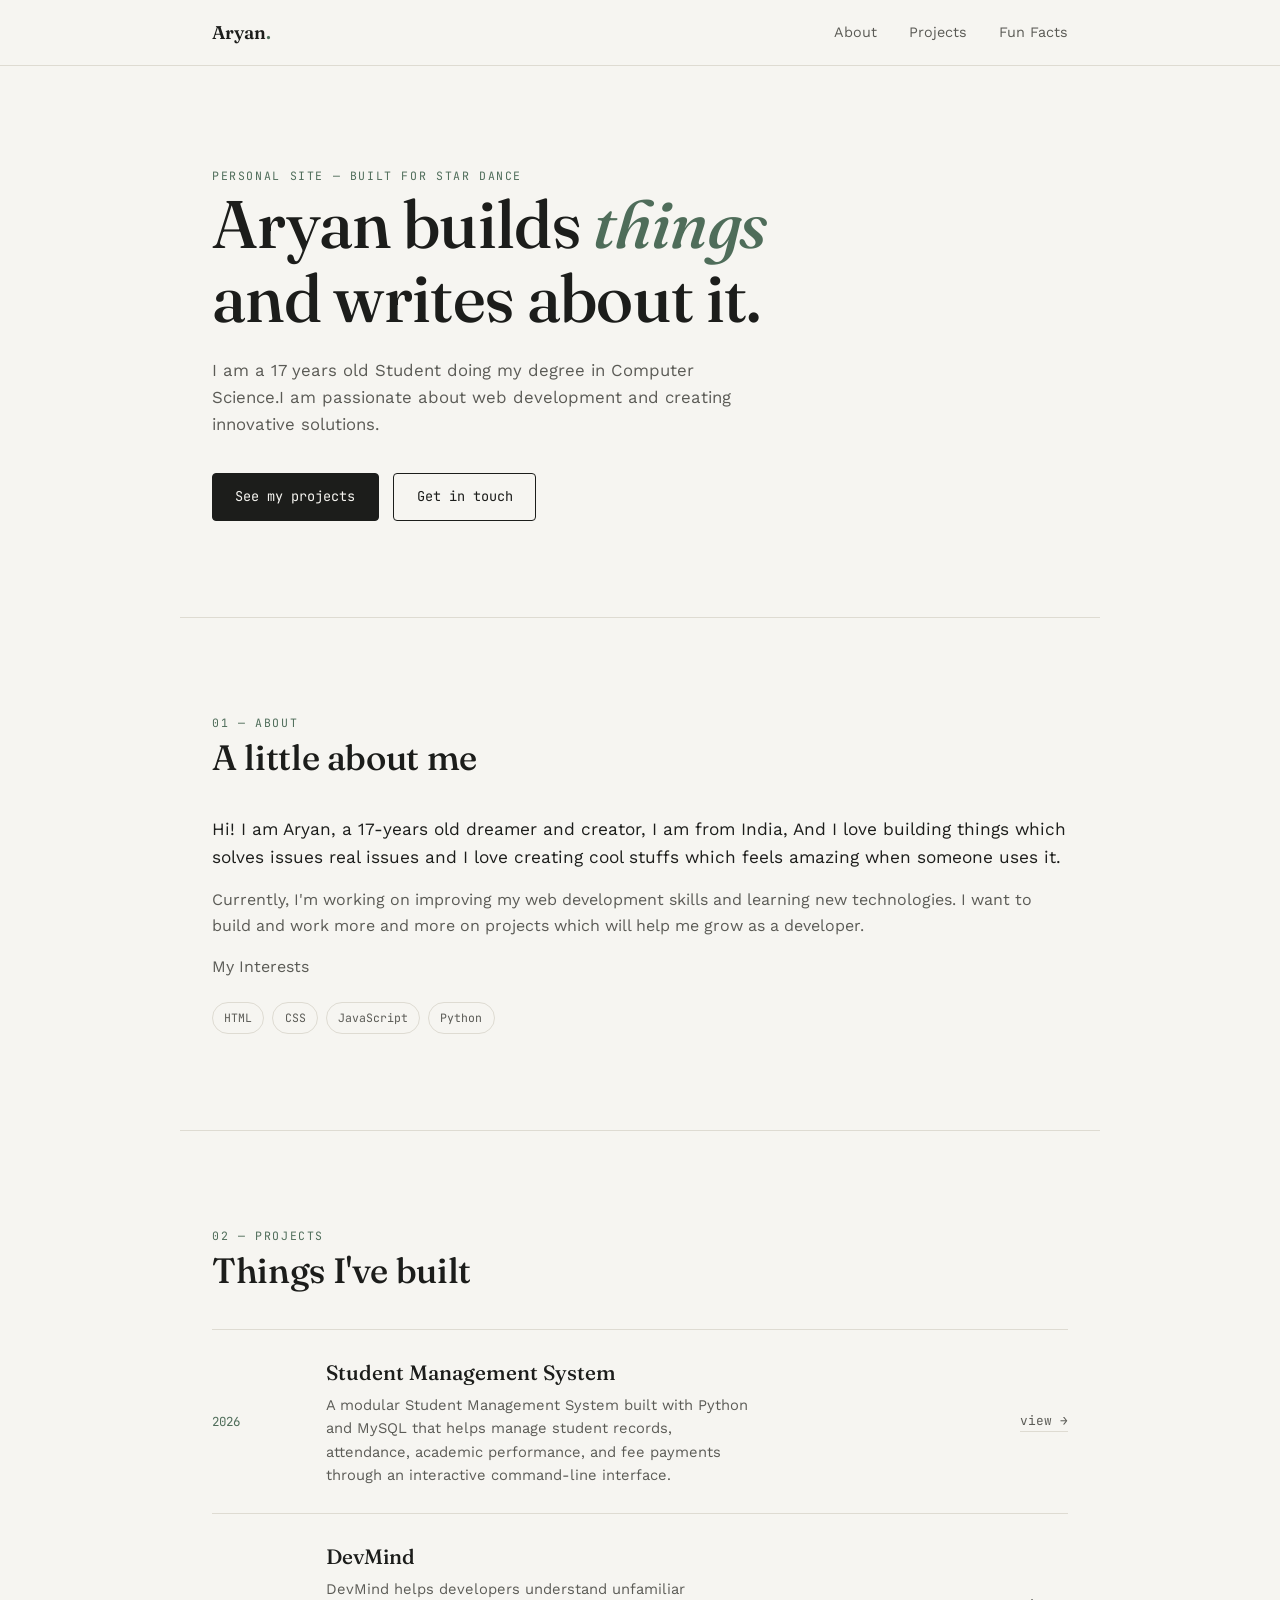
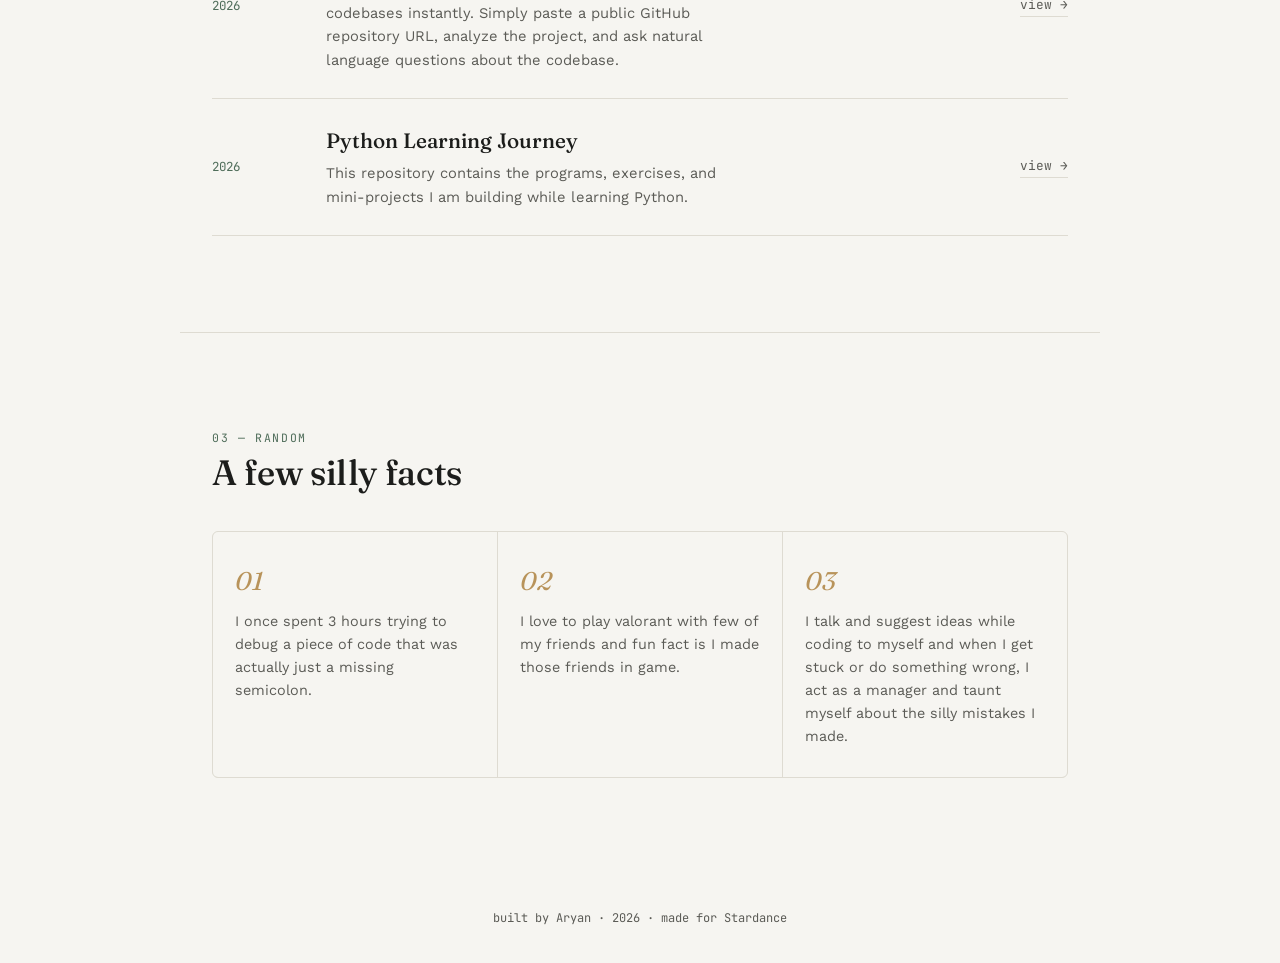
<file: index.html>
<!DOCTYPE html>
<html lang="en">
<head>
<meta charset="UTF-8">
<meta name="viewport" content="width=device-width, initial-scale=1.0">
<title>Aryan — Personal Site</title>
<link rel="preconnect" href="https://fonts.googleapis.com">
<link rel="preconnect" href="https://fonts.gstatic.com" crossorigin>
<link href="https://fonts.googleapis.com/css2?family=Fraunces:opsz,wght@9..144,400;9..144,500;9..144,600&family=Work+Sans:wght@400;500;600&family=JetBrains+Mono:wght@400;500&display=swap" rel="stylesheet">
<link rel="stylesheet" href="styles.css">
<noscript>
  <style>.reveal{ opacity:1 !important; transform:none !important; }</style>
</noscript>
</head>
<body>

<header>
  <nav class="wrap">
    <div class="logo">Aryan<span>.</span></div>
    <button class="menu-btn" id="menuBtn" aria-label="Toggle menu">menu</button>
    <div class="nav-links" id="navLinks">
      <a href="#about">About</a>
      <a href="#projects">Projects</a>
      <a href="#facts">Fun Facts</a>
    </div>
  </nav>
</header>

<!-- ============ HERO ============ -->
<section class="hero wrap">
  <span class="eyebrow">Personal site — built for Star dance</span>
  <h1>Aryan builds <em>things</em> and writes about it.</h1>
  <p class="lede">I am a 17 years old Student doing my degree in Computer Science.I am passionate about web development and creating innovative solutions.</p>

  <div class="hero-actions">
    <a href="#projects" class="btn primary">See my projects</a>
    <a href="#facts" class="btn ghost">Get in touch</a>
  </div>
</section>

<!-- ============ ABOUT ============ -->
<section id="about" class="wrap">
  <div class="section-head">
    <div>
      <span class="eyebrow">01 — About</span>
      <h2>A little about me</h2>
    </div>
  </div>

  <div class="about-text reveal">
    <p>Hi! I am Aryan, a 17-years old dreamer and creator, I am from India, And I love building things which solves issues real issues and I love creating cool stuffs which feels amazing when someone uses it.</p>
    <p>Currently, I'm working on improving my web development skills and learning new technologies. I want to build and work more and more on projects which will help me grow as a developer.</p>
    <p>My Interests</p>
    <div class="tag-row">
      <span class="tag">HTML</span>
      <span class="tag">CSS</span>
      <span class="tag">JavaScript</span>
      <span class="tag">Python</span>
    </div>
  </div>
</section>

<!-- ============ PROJECTS ============ -->
<section id="projects" class="wrap">
  <div class="section-head">
    <div>
      <span class="eyebrow">02 — Projects</span>
      <h2>Things I've built</h2>
    </div>
  </div>

  <div class="project-list">
    <div class="project reveal">
      <span class="project-year">2026</span>
      <div>
        <div class="project-name">Student Management System</div>
        <div class="project-desc">A modular Student Management System built with Python and MySQL that helps manage student records, attendance, academic performance, and fee payments through an interactive command-line interface.</div>
      </div>
      <a href="https://github.com/Aryan-prog18/student-management-system.git" class="project-link">view →</a>
    </div>
    <div class="project reveal">
      <span class="project-year">2026</span>
      <div>
        <div class="project-name">DevMind</div>
        <div class="project-desc">DevMind helps developers understand unfamiliar codebases instantly. Simply paste a public GitHub repository URL, analyze the project, and ask natural language questions about the codebase.</div>
      </div>
      <a href="https://github.com/Aryan-prog18/DevMind.git" class="project-link">view →</a>
    </div>
    <div class="project reveal">
      <span class="project-year">2026</span>
      <div>
        <div class="project-name">Python Learning Journey</div>
        <div class="project-desc">This repository contains the programs, exercises, and mini-projects I am building while learning Python.</div>
      </div>
      <a href="https://github.com/Aryan-prog18/python--practice.git" class="project-link">view →</a>
    </div>
  </div>
</section>

<!-- ============ FUN FACTS ============ -->
<section id="facts" class="wrap">
  <div class="section-head">
    <div>
      <span class="eyebrow">03 — Random</span>
      <h2>A few silly facts</h2>
    </div>
  </div>

  <div class="facts-grid">
    <div class="fact reveal">
      <span class="glyph">01</span>
      <p>I once spent 3 hours trying to debug a piece of code that was actually just a missing semicolon.</p>
    </div>
    <div class="fact reveal">
      <span class="glyph">02</span>
      <p>I love to play valorant with few of my friends and fun fact is I made those friends in game.</p>
    </div>
    <div class="fact reveal">
      <span class="glyph">03</span>
      <p>I talk and suggest ideas while coding to myself and when I get stuck or do something wrong, I act as a manager and taunt myself about the silly mistakes I made.</p>
    </div>
  </div>
</section>

<footer>
  built by Aryan · 2026 · made for Stardance
</footer>

<script>
  // mobile menu toggle
  const menuBtn = document.getElementById('menuBtn');
  const navLinks = document.getElementById('navLinks');
  menuBtn.addEventListener('click', () => {
    navLinks.classList.toggle('open');
  });
  navLinks.querySelectorAll('a').forEach(a => {
    a.addEventListener('click', () => navLinks.classList.remove('open'));
  });

  // scroll reveal (with fallback: if anything goes wrong, just show the content)
  try {
    const revealEls = document.querySelectorAll('.reveal');
    if ('IntersectionObserver' in window) {
      const io = new IntersectionObserver((entries) => {
        entries.forEach(entry => {
          if(entry.isIntersecting){
            entry.target.classList.add('in');
            io.unobserve(entry.target);
          }
        });
      }, { threshold: 0.15 });
      revealEls.forEach(el => io.observe(el));
    } else {
      revealEls.forEach(el => el.classList.add('in'));
    }
  } catch (err) {
    document.querySelectorAll('.reveal').forEach(el => el.classList.add('in'));
  }
</script>

</body>
</html>
</file>
<file: styles.css>
/* ============================================
     TOKENS
     ============================================ */
  :root{
    --paper:      #F6F5F1;
    --paper-dim:  #EFEDE7;
    --ink:        #1C1D1B;
    --ink-soft:   #5B5B56;
    --sage:       #4F6D5A;
    --sage-dim:   #E4EAE4;
    --gold:       #B8935A;
    --line:       #DEDBD2;

    --display: 'Fraunces', serif;
    --body:    'Work Sans', sans-serif;
    --mono:    'JetBrains Mono', monospace;

    --max: 920px;
    --gap: clamp(1.5rem, 4vw, 3rem);
  }

  *{ box-sizing:border-box; margin:0; padding:0; }

  html{ scroll-behavior:smooth; }

  body{
    background:var(--paper);
    color:var(--ink);
    font-family:var(--body);
    font-size:16px;
    line-height:1.6;
    -webkit-font-smoothing:antialiased;
  }

  ::selection{ background:var(--sage); color:var(--paper); }

  a{ color:inherit; text-decoration:none; }

  img{ max-width:100%; display:block; }

  .wrap{
    max-width:var(--max);
    margin:0 auto;
    padding-inline: clamp(1.25rem, 5vw, 2rem);
  }

  .eyebrow{
    font-family:var(--mono);
    font-size:0.72rem;
    letter-spacing:0.14em;
    text-transform:uppercase;
    color:var(--sage);
  }

  h1,h2,h3{
    font-family:var(--display);
    font-weight:500;
    line-height:1.1;
    letter-spacing:-0.01em;
  }

  section{
    padding-block: clamp(3.5rem, 9vw, 6rem);
    border-bottom:1px solid var(--line);
  }
  section:last-of-type{ border-bottom:none; }

  /* ============================================
     NAV
     ============================================ */
  header{
    position:sticky;
    top:0;
    z-index:50;
    background:rgba(246,245,241,0.88);
    backdrop-filter:blur(8px);
    border-bottom:1px solid var(--line);
  }

  nav{
    display:flex;
    align-items:center;
    justify-content:space-between;
    padding-block:1.1rem;
  }

  .logo{
    font-family:var(--display);
    font-size:1.15rem;
    font-weight:600;
  }
  .logo span{ color:var(--sage); }

  .nav-links{
    display:flex;
    gap:clamp(1rem, 3vw, 2rem);
    font-size:0.9rem;
  }

  .nav-links a{
    position:relative;
    padding-block:0.2rem;
    color:var(--ink-soft);
    transition:color 0.2s ease;
  }
  .nav-links a::after{
    content:'';
    position:absolute;
    left:0; right:0; bottom:-2px;
    height:1px;
    background:var(--sage);
    transform:scaleX(0);
    transform-origin:left;
    transition:transform 0.25s ease;
  }
  .nav-links a:hover{ color:var(--ink); }
  .nav-links a:hover::after{ transform:scaleX(1); }

  .menu-btn{
    display:none;
    font-family:var(--mono);
    font-size:0.85rem;
    background:none;
    border:1px solid var(--line);
    padding:0.4rem 0.7rem;
    border-radius:4px;
    cursor:pointer;
  }

  /* ============================================
     STATUS BAR — signature element
     ============================================ */
  .status-bar{
    display:flex;
    align-items:center;
    gap:0.6rem;
    font-family:var(--mono);
    font-size:0.78rem;
    color:var(--ink-soft);
    background:var(--paper-dim);
    border:1px solid var(--line);
    border-radius:999px;
    padding:0.5rem 1rem;
    width:fit-content;
  }
  .dot{
    width:7px; height:7px;
    border-radius:50%;
    background:var(--sage);
    flex-shrink:0;
    animation:pulse 2.2s ease-in-out infinite;
  }
  @keyframes pulse{
    0%,100%{ opacity:1; }
    50%{ opacity:0.35; }
  }

  /* ============================================
     HERO
     ============================================ */
  .hero{
    padding-block: clamp(3rem, 10vw, 6rem) clamp(3.5rem, 9vw, 6rem);
  }
  .hero .eyebrow{ margin-bottom:1.1rem; }

  .hero h1{
    font-size:clamp(2.4rem, 7vw, 4.2rem);
    max-width:14ch;
  }
  .hero h1 em{
    font-style:italic;
    color:var(--sage);
  }

  .hero p.lede{
    margin-top:1.4rem;
    max-width:52ch;
    font-size:1.05rem;
    color:var(--ink-soft);
  }

  .hero-status{ margin-top:2rem; }

  .hero-actions{
    display:flex;
    gap:0.9rem;
    margin-top:2.2rem;
    flex-wrap:wrap;
  }

  .btn{
    font-family:var(--mono);
    font-size:0.85rem;
    padding:0.75rem 1.4rem;
    border-radius:4px;
    border:1px solid var(--ink);
    transition:background 0.2s ease, color 0.2s ease, transform 0.15s ease;
  }
  .btn:hover{ transform:translateY(-1px); }
  .btn.primary{
    background:var(--ink);
    color:var(--paper);
  }
  .btn.primary:hover{ background:var(--sage); border-color:var(--sage); }
  .btn.ghost:hover{ background:var(--ink); color:var(--paper); }

  /* ============================================
     SECTION HEADS
     ============================================ */
  .section-head{
    display:flex;
    align-items:baseline;
    justify-content:space-between;
    gap:1rem;
    margin-bottom:2.4rem;
    flex-wrap:wrap;
  }
  .section-head h2{ font-size:clamp(1.6rem, 4vw, 2.2rem); }
  .section-head .eyebrow{ margin-bottom:0.4rem; display:block; }

  /* ============================================
     ABOUT
     ============================================ */
  .about-grid{
    display:grid;
    grid-template-columns: 1.1fr 1.4fr;
    gap:var(--gap);
    align-items:start;
  }
  .about-photo{
    aspect-ratio: 4/5;
    background:var(--paper-dim);
    border:1px solid var(--line);
    border-radius:6px;
    display:flex;
    align-items:center;
    justify-content:center;
    font-family:var(--mono);
    font-size:0.8rem;
    color:var(--ink-soft);
    text-align:center;
    padding:1rem;
  }
  .about-text p{ margin-bottom:1rem; color:var(--ink-soft); }
  .about-text p:first-child{ color:var(--ink); font-size:1.08rem; }

  .tag-row{
    display:flex;
    flex-wrap:wrap;
    gap:0.5rem;
    margin-top:1.4rem;
  }
  .tag{
    font-family:var(--mono);
    font-size:0.72rem;
    padding:0.35rem 0.7rem;
    border:1px solid var(--line);
    border-radius:999px;
    color:var(--ink-soft);
  }

  /* ============================================
     PROJECTS
     ============================================ */
  .project-list{
    display:flex;
    flex-direction:column;
  }
  .project{
    display:grid;
    grid-template-columns: 90px 1fr auto;
    gap:1.5rem;
    align-items:center;
    padding-block:1.6rem;
    border-top:1px solid var(--line);
    transition:padding-inline 0.2s ease;
  }
  .project:last-child{ border-bottom:1px solid var(--line); }
  .project:hover{ padding-inline:0.5rem; background:var(--paper-dim); }

  .project-year{
    font-family:var(--mono);
    font-size:0.78rem;
    color:var(--sage);
  }
  .project-name{
    font-family:var(--display);
    font-size:1.3rem;
    font-weight:500;
  }
  .project-desc{
    color:var(--ink-soft);
    font-size:0.92rem;
    margin-top:0.3rem;
    max-width:48ch;
  }
  .project-link{
    font-family:var(--mono);
    font-size:0.8rem;
    color:var(--ink-soft);
    white-space:nowrap;
    border-bottom:1px solid var(--line);
  }
  .project-link:hover{ color:var(--sage); border-color:var(--sage); }

  @media (max-width:640px){
    .project{ grid-template-columns:1fr; gap:0.4rem; }
    .project-link{ justify-self:start; }
  }

  /* ============================================
     FUN FACTS
     ============================================ */
  .facts-grid{
    display:grid;
    grid-template-columns:repeat(3, 1fr);
    gap:1px;
    background:var(--line);
    border:1px solid var(--line);
    border-radius:6px;
    overflow:hidden;
  }
  .fact{
    background:var(--paper);
    padding:1.8rem 1.4rem;
    display:flex;
    flex-direction:column;
    gap:0.5rem;
  }
  .fact .glyph{
    font-family:var(--display);
    font-style:italic;
    font-size:1.6rem;
    color:var(--gold);
  }
  .fact p{ font-size:0.9rem; color:var(--ink-soft); }

  @media (max-width:700px){
    .facts-grid{ grid-template-columns:1fr; }
  }

  /* ============================================
     BLOG
     ============================================ */
  .blog-list{ display:flex; flex-direction:column; gap:1.6rem; }
  .blog-post{
    display:flex;
    justify-content:space-between;
    gap:1.5rem;
    align-items:baseline;
    padding-bottom:1.6rem;
    border-bottom:1px solid var(--line);
  }
  .blog-post:last-child{ border-bottom:none; padding-bottom:0; }
  .blog-title{
    font-family:var(--display);
    font-size:1.15rem;
  }
  .blog-meta{
    font-family:var(--mono);
    font-size:0.75rem;
    color:var(--ink-soft);
    white-space:nowrap;
  }

  /* ============================================
     CONTACT
     ============================================ */
  .contact-grid{
    display:grid;
    grid-template-columns:1fr 1fr;
    gap:var(--gap);
  }
  .field{
    display:flex;
    flex-direction:column;
    gap:0.4rem;
    margin-bottom:1.2rem;
  }
  .field label{
    font-family:var(--mono);
    font-size:0.72rem;
    text-transform:uppercase;
    letter-spacing:0.08em;
    color:var(--ink-soft);
  }
  .field input, .field textarea{
    font-family:var(--body);
    font-size:0.95rem;
    background:var(--paper-dim);
    border:1px solid var(--line);
    border-radius:4px;
    padding:0.75rem 0.9rem;
    color:var(--ink);
  }
  .field input:focus, .field textarea:focus{
    outline:2px solid var(--sage);
    outline-offset:1px;
  }
  .field textarea{ resize:vertical; min-height:110px; }

  .contact-links{ display:flex; flex-direction:column; gap:1rem; }
  .contact-links a{
    display:flex;
    justify-content:space-between;
    font-family:var(--mono);
    font-size:0.9rem;
    padding-block:0.8rem;
    border-bottom:1px solid var(--line);
    color:var(--ink-soft);
    transition:color 0.2s ease;
  }
  .contact-links a:hover{ color:var(--sage); }

  @media (max-width:700px){
    .about-grid, .contact-grid{ grid-template-columns:1fr; }
  }

  footer{
    padding-block:2.2rem;
    text-align:center;
    font-family:var(--mono);
    font-size:0.75rem;
    color:var(--ink-soft);
  }

  /* ============================================
     MOBILE NAV
     ============================================ */
  @media (max-width:680px){
    .menu-btn{ display:block; }
    .nav-links{
      position:absolute;
      top:100%; left:0; right:0;
      flex-direction:column;
      background:var(--paper);
      border-bottom:1px solid var(--line);
      padding:1rem 1.25rem;
      gap:1rem;
      display:none;
    }
    .nav-links.open{ display:flex; }
  }

  /* reveal on scroll */
  .reveal{
    opacity:0;
    transform:translateY(14px);
    transition:opacity 0.6s ease, transform 0.6s ease;
  }
  .reveal.in{ opacity:1; transform:translateY(0); }

  @media (prefers-reduced-motion: reduce){
    *{ animation:none !important; transition:none !important; }
    .reveal{ opacity:1; transform:none; }
  }
</file>
